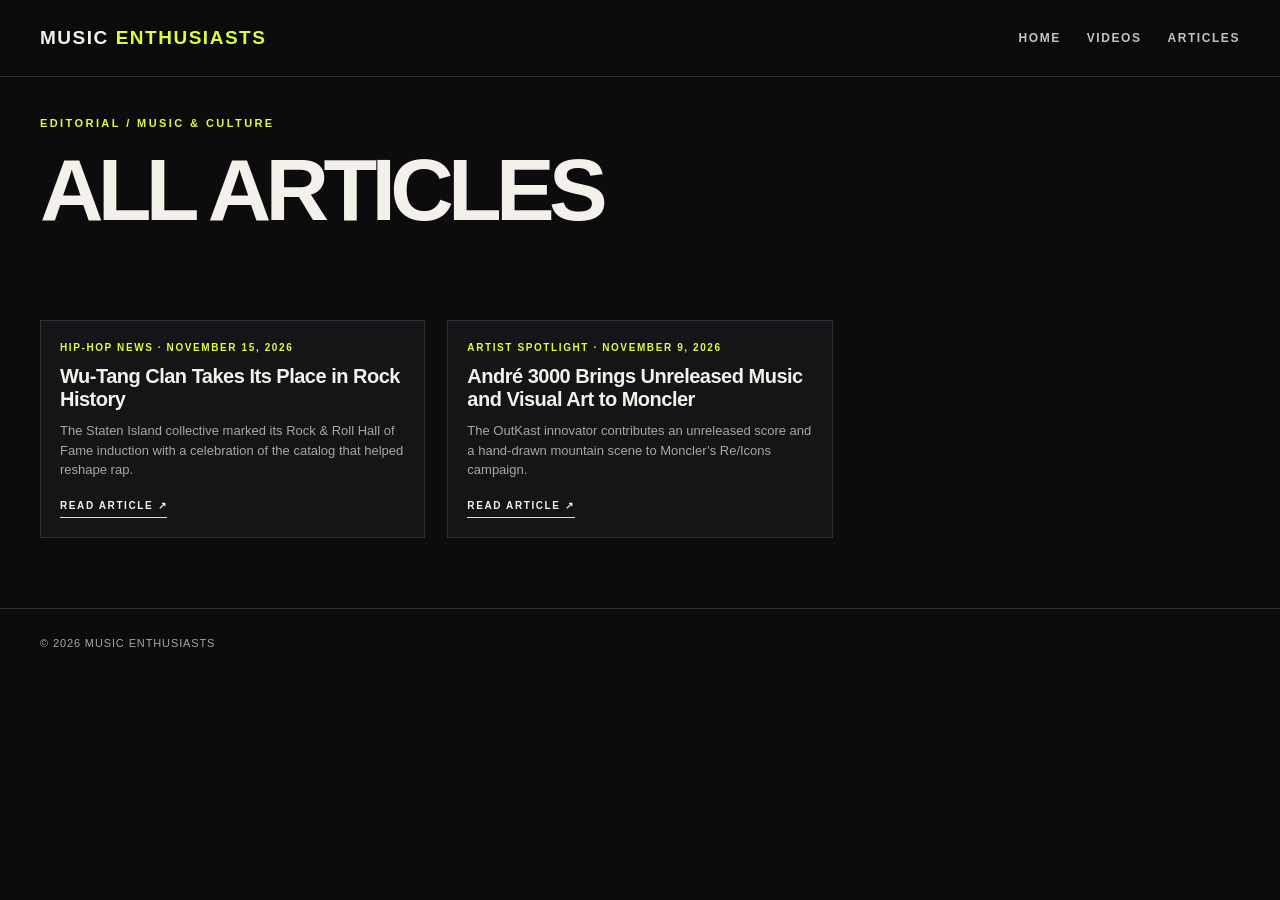
<file: all-articles.html>
<!doctype html><html lang="en"><head><meta charset="utf-8"><meta name="viewport" content="width=device-width,initial-scale=1"><title>All Articles — Music Enthusiasts</title><link rel="stylesheet" href="assets/style.css"></head><body><header><div class="wrap nav"><a class="brand" href="index.html">MUSIC <span>ENTHUSIASTS</span></a><nav><a href="index.html">Home</a><a href="all-videos.html">Videos</a><a href="all-articles.html">Articles</a></nav></div></header><main class="wrap"><section class="video-hero"><div class="kicker">Editorial / Music & culture</div><h1>All articles</h1></section><section class="section"><div class="grid"><article class="card"><div class="card-body"><div class="tag">Hip-Hop News · November 15, 2026</div><h3><a href="articles/wu-tang-rock-hall-2026.html">Wu-Tang Clan Takes Its Place in Rock History</a></h3><p>The Staten Island collective marked its Rock &amp; Roll Hall of Fame induction with a celebration of the catalog that helped reshape rap.</p><a class="card-link" href="articles/wu-tang-rock-hall-2026.html">Read article ↗</a></div></article><article class="card"><div class="card-body"><div class="tag">Artist Spotlight · November 9, 2026</div><h3><a href="articles/andre-3000-moncler-mountain-vision.html">André 3000 Brings Unreleased Music and Visual Art to Moncler</a></h3><p>The OutKast innovator contributes an unreleased score and a hand-drawn mountain scene to Moncler’s Re/Icons campaign.</p><a class="card-link" href="articles/andre-3000-moncler-mountain-vision.html">Read article ↗</a></div></article></div></section></main><footer><div class="wrap">© 2026 Music Enthusiasts</div></footer></body></html>
</file>
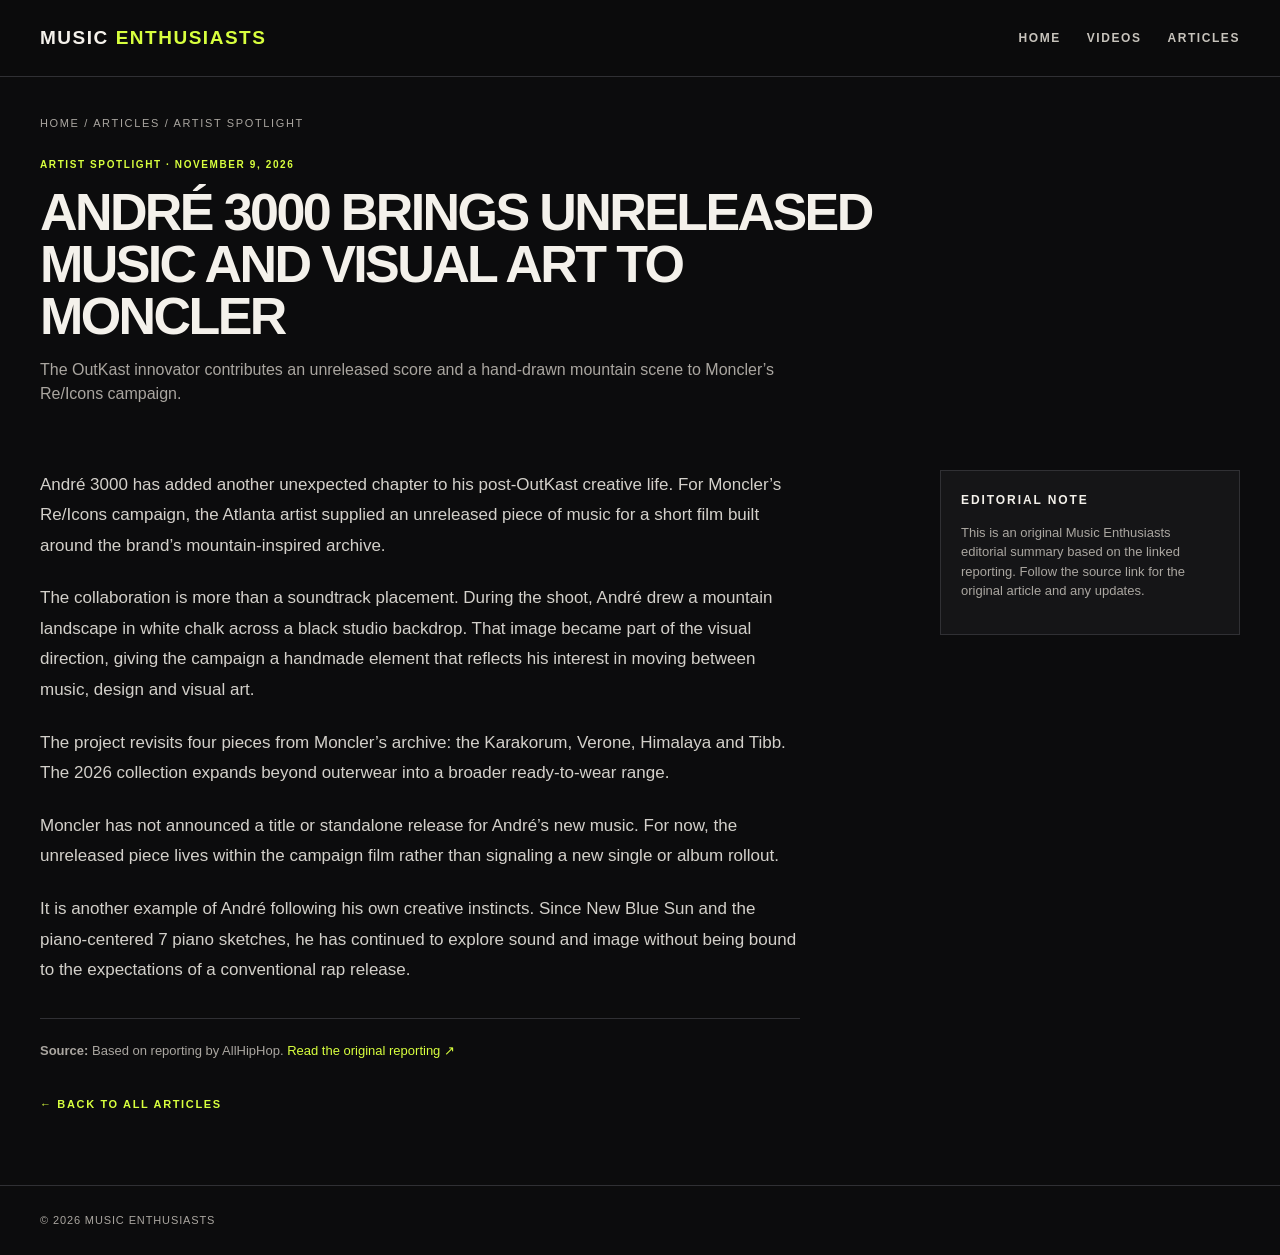
<file: articles/andre-3000-moncler-mountain-vision.html>
<!doctype html><html lang="en"><head><meta charset="utf-8"><meta name="viewport" content="width=device-width,initial-scale=1"><meta name="description" content="The OutKast innovator contributes an unreleased score and a hand-drawn mountain scene to Moncler’s Re/Icons campaign."><title>André 3000 Brings Unreleased Music and Visual Art to Moncler — Music Enthusiasts</title><link rel="stylesheet" href="../assets/style.css"></head><body><header><div class="wrap nav"><a class="brand" href="../index.html">MUSIC <span>ENTHUSIASTS</span></a><nav><a href="../index.html">Home</a><a href="../all-videos.html">Videos</a><a href="../all-articles.html">Articles</a></nav></div></header><main class="wrap"><section class="video-hero"><div class="crumb"><a href="../index.html">Home</a> / <a href="../all-articles.html">Articles</a> / Artist Spotlight</div><div class="tag">Artist Spotlight · November 9, 2026</div><h1 class="video-title">André 3000 Brings Unreleased Music and Visual Art to Moncler</h1><p class="video-desc">The OutKast innovator contributes an unreleased score and a hand-drawn mountain scene to Moncler’s Re/Icons campaign.</p></section><section class="video-layout"><article class="article-body"><p>André 3000 has added another unexpected chapter to his post-OutKast creative life. For Moncler’s Re/Icons campaign, the Atlanta artist supplied an unreleased piece of music for a short film built around the brand’s mountain-inspired archive.</p><p>The collaboration is more than a soundtrack placement. During the shoot, André drew a mountain landscape in white chalk across a black studio backdrop. That image became part of the visual direction, giving the campaign a handmade element that reflects his interest in moving between music, design and visual art.</p><p>The project revisits four pieces from Moncler’s archive: the Karakorum, Verone, Himalaya and Tibb. The 2026 collection expands beyond outerwear into a broader ready-to-wear range.</p><p>Moncler has not announced a title or standalone release for André’s new music. For now, the unreleased piece lives within the campaign film rather than signaling a new single or album rollout.</p><p>It is another example of André following his own creative instincts. Since New Blue Sun and the piano-centered 7 piano sketches, he has continued to explore sound and image without being bound to the expectations of a conventional rap release.</p><p class="source-credit"><strong>Source:</strong> Based on reporting by AllHipHop. <a href="https://allhiphop.com/news/andre-3000-new-music-moncler-mountain-vision/" target="_blank" rel="noopener">Read the original reporting ↗</a></p><a class="back" href="../all-articles.html">← Back to all articles</a></article><aside class="sidebox"><h3>Editorial note</h3><p>This is an original Music Enthusiasts editorial summary based on the linked reporting. Follow the source link for the original article and any updates.</p></aside></section></main><footer><div class="wrap">© 2026 Music Enthusiasts</div></footer></body></html>
</file>
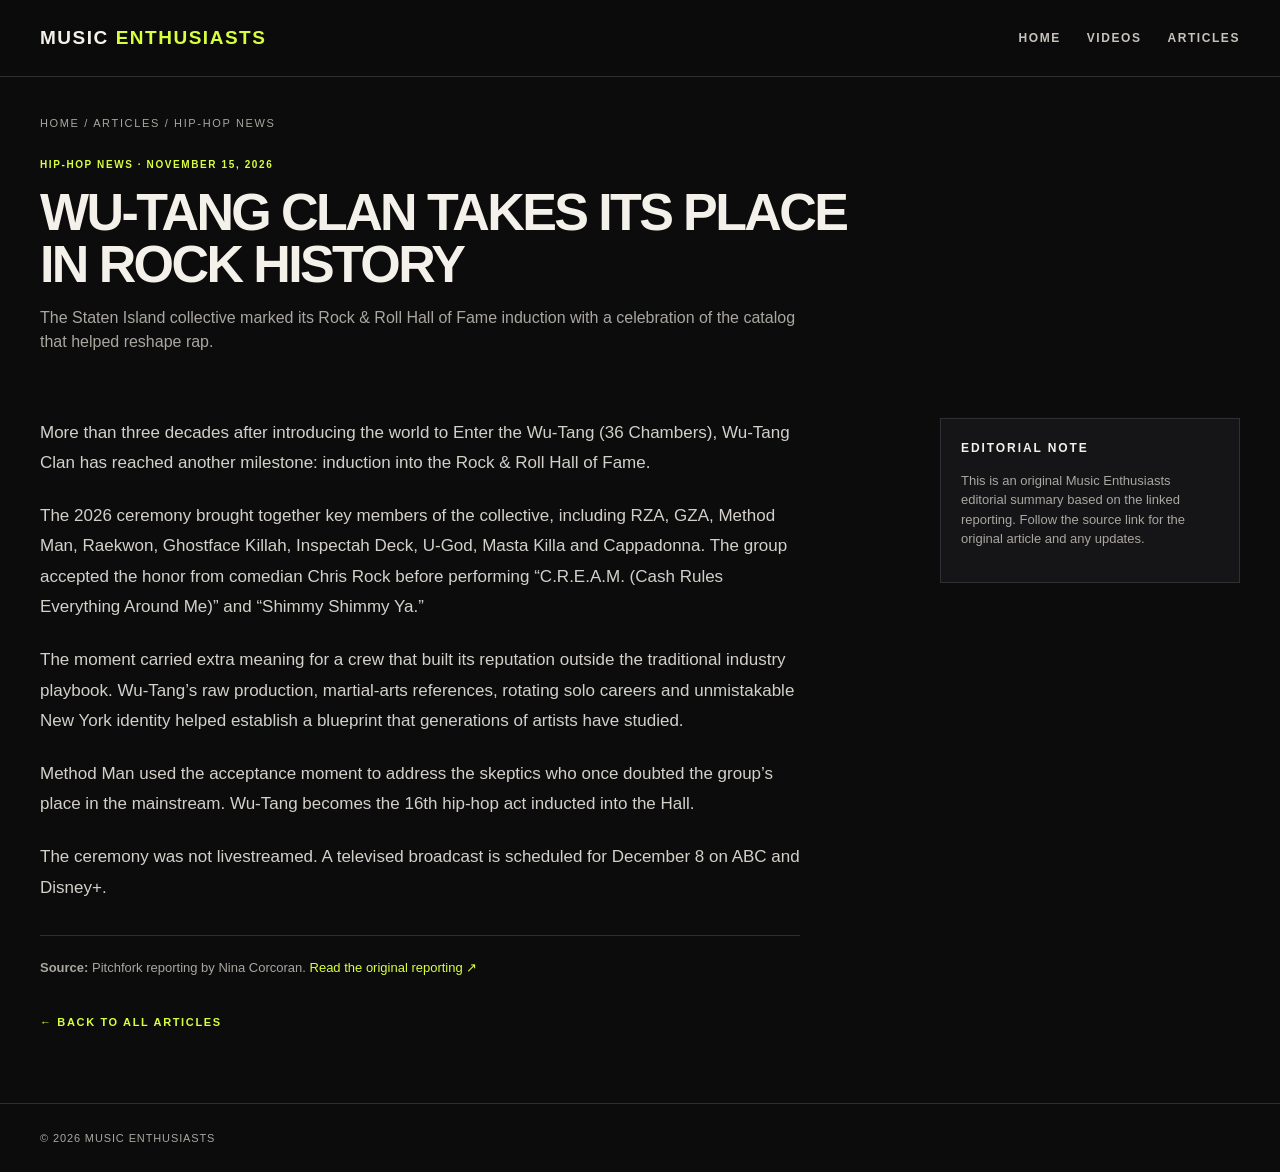
<file: articles/wu-tang-rock-hall-2026.html>
<!doctype html><html lang="en"><head><meta charset="utf-8"><meta name="viewport" content="width=device-width,initial-scale=1"><meta name="description" content="The Staten Island collective marked its Rock &amp; Roll Hall of Fame induction with a celebration of the catalog that helped reshape rap."><title>Wu-Tang Clan Takes Its Place in Rock History — Music Enthusiasts</title><link rel="stylesheet" href="../assets/style.css"></head><body><header><div class="wrap nav"><a class="brand" href="../index.html">MUSIC <span>ENTHUSIASTS</span></a><nav><a href="../index.html">Home</a><a href="../all-videos.html">Videos</a><a href="../all-articles.html">Articles</a></nav></div></header><main class="wrap"><section class="video-hero"><div class="crumb"><a href="../index.html">Home</a> / <a href="../all-articles.html">Articles</a> / Hip-Hop News</div><div class="tag">Hip-Hop News · November 15, 2026</div><h1 class="video-title">Wu-Tang Clan Takes Its Place in Rock History</h1><p class="video-desc">The Staten Island collective marked its Rock &amp; Roll Hall of Fame induction with a celebration of the catalog that helped reshape rap.</p></section><section class="video-layout"><article class="article-body"><p>More than three decades after introducing the world to Enter the Wu-Tang (36 Chambers), Wu-Tang Clan has reached another milestone: induction into the Rock &amp; Roll Hall of Fame.</p><p>The 2026 ceremony brought together key members of the collective, including RZA, GZA, Method Man, Raekwon, Ghostface Killah, Inspectah Deck, U-God, Masta Killa and Cappadonna. The group accepted the honor from comedian Chris Rock before performing “C.R.E.A.M. (Cash Rules Everything Around Me)” and “Shimmy Shimmy Ya.”</p><p>The moment carried extra meaning for a crew that built its reputation outside the traditional industry playbook. Wu-Tang’s raw production, martial-arts references, rotating solo careers and unmistakable New York identity helped establish a blueprint that generations of artists have studied.</p><p>Method Man used the acceptance moment to address the skeptics who once doubted the group’s place in the mainstream. Wu-Tang becomes the 16th hip-hop act inducted into the Hall.</p><p>The ceremony was not livestreamed. A televised broadcast is scheduled for December 8 on ABC and Disney+.</p><p class="source-credit"><strong>Source:</strong> Pitchfork reporting by Nina Corcoran. <a href="https://pitchfork.com/story/watch-wu-tang-clan-perform-at-the-rock-and-roll-hall-of-fame-2026-induction-ceremony/" target="_blank" rel="noopener">Read the original reporting ↗</a></p><a class="back" href="../all-articles.html">← Back to all articles</a></article><aside class="sidebox"><h3>Editorial note</h3><p>This is an original Music Enthusiasts editorial summary based on the linked reporting. Follow the source link for the original article and any updates.</p></aside></section></main><footer><div class="wrap">© 2026 Music Enthusiasts</div></footer></body></html>
</file>
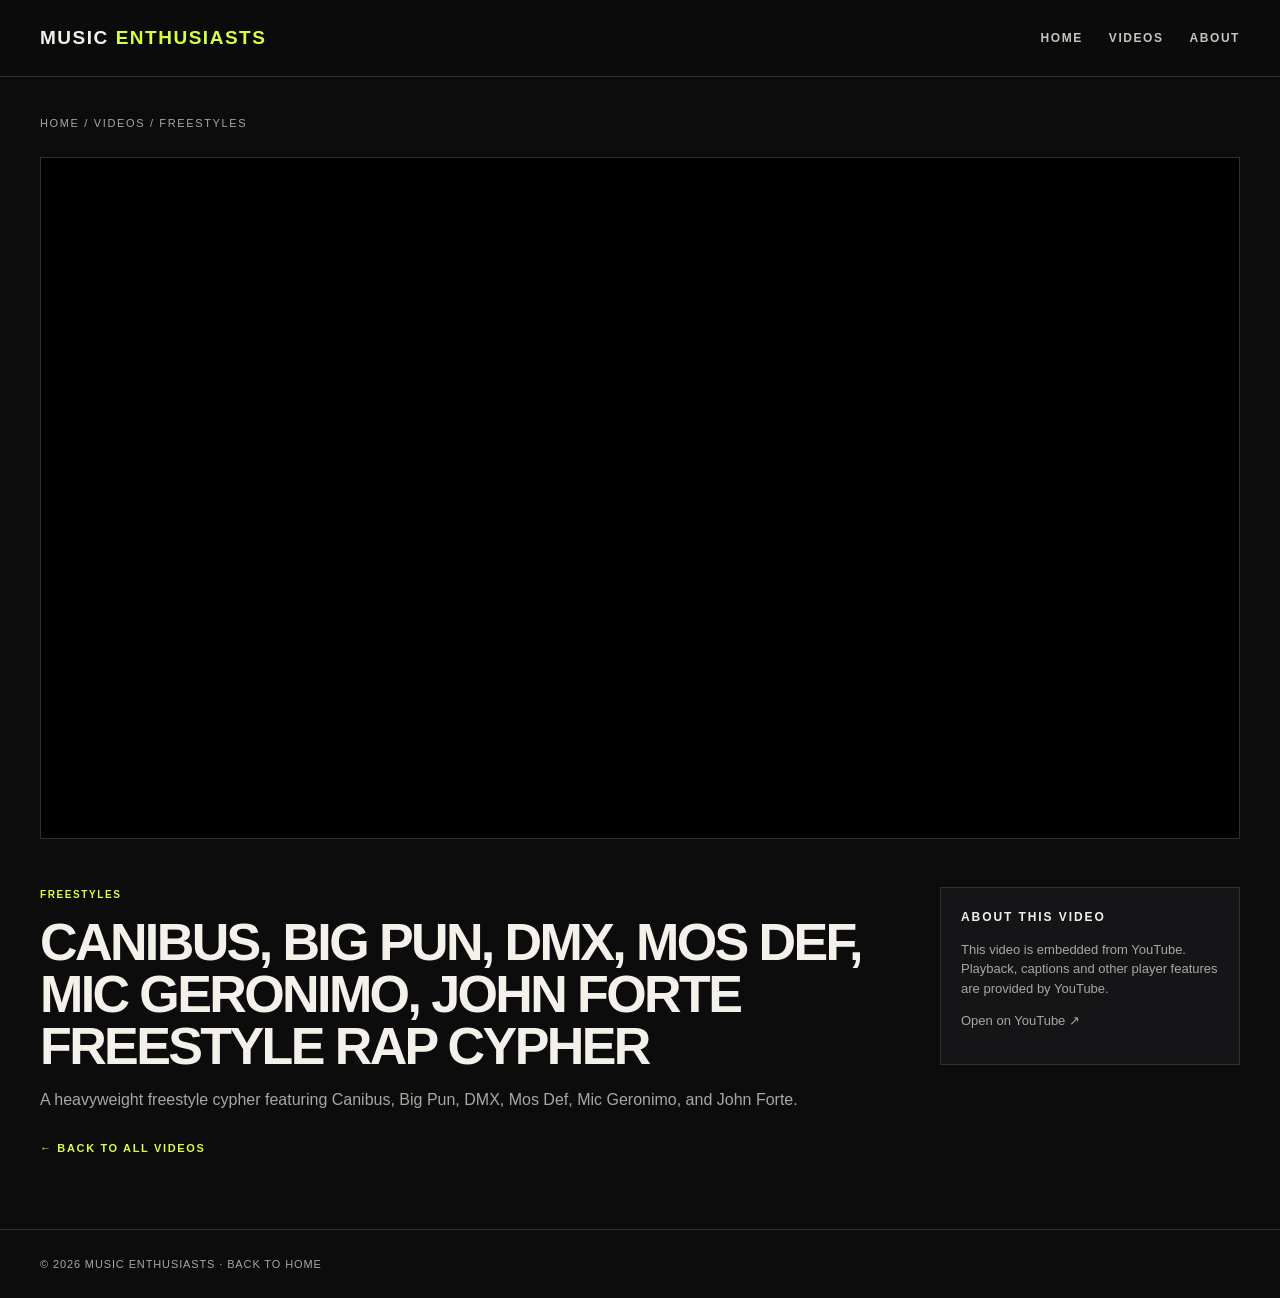
<file: videos/golden-era-rap-freestyle-cypher.html>
<!doctype html>
<html lang="en"><head><meta charset="utf-8"><meta name="viewport" content="width=device-width,initial-scale=1">
<meta name="description" content="A heavyweight freestyle cypher featuring Canibus, Big Pun, DMX, Mos Def, Mic Geronimo, and John Forte.">
<title>Canibus, Big Pun, DMX, Mos Def, Mic Geronimo, John Forte Freestyle Rap Cypher — Music Enthusiasts</title><link rel="stylesheet" href="../assets/style.css"></head>
<body>
<header><div class="wrap nav"><a class="brand" href="../index.html">MUSIC <span>ENTHUSIASTS</span></a>
<nav><a href="../index.html">Home</a><a href="../index.html#videos">Videos</a><a href="../index.html#about">About</a></nav></div></header>
<main class="wrap">
<section class="video-hero"><div class="crumb"><a href="../index.html">Home</a> / <a href="../index.html#videos">Videos</a> / Freestyles</div>
<div class="player"><iframe src="https://www.youtube-nocookie.com/embed/QEB7E1nCV6w" title="Canibus, Big Pun, DMX, Mos Def, Mic Geronimo, John Forte Freestyle Rap Cypher" allow="accelerometer; autoplay; clipboard-write; encrypted-media; gyroscope; picture-in-picture; web-share" referrerpolicy="strict-origin-when-cross-origin" allowfullscreen></iframe></div>
</section>
<section class="video-layout"><article>
<div class="tag">Freestyles</div><h1 class="video-title">Canibus, Big Pun, DMX, Mos Def, Mic Geronimo, John Forte Freestyle Rap Cypher</h1>
<p class="video-desc">A heavyweight freestyle cypher featuring Canibus, Big Pun, DMX, Mos Def, Mic Geronimo, and John Forte.</p>
<a class="back" href="../index.html#videos">← Back to all videos</a>
</article>
<aside class="sidebox"><h3>About this video</h3><p>This video is embedded from YouTube. Playback, captions and other player features are provided by YouTube.</p>
<p><a href="https://www.youtube.com/watch?v=QEB7E1nCV6w" target="_blank" rel="noopener">Open on YouTube ↗</a></p>
</aside></section></main>
<footer><div class="wrap">© 2026 Music Enthusiasts · <a href="../index.html">Back to home</a></div></footer>
</body></html>
</file>
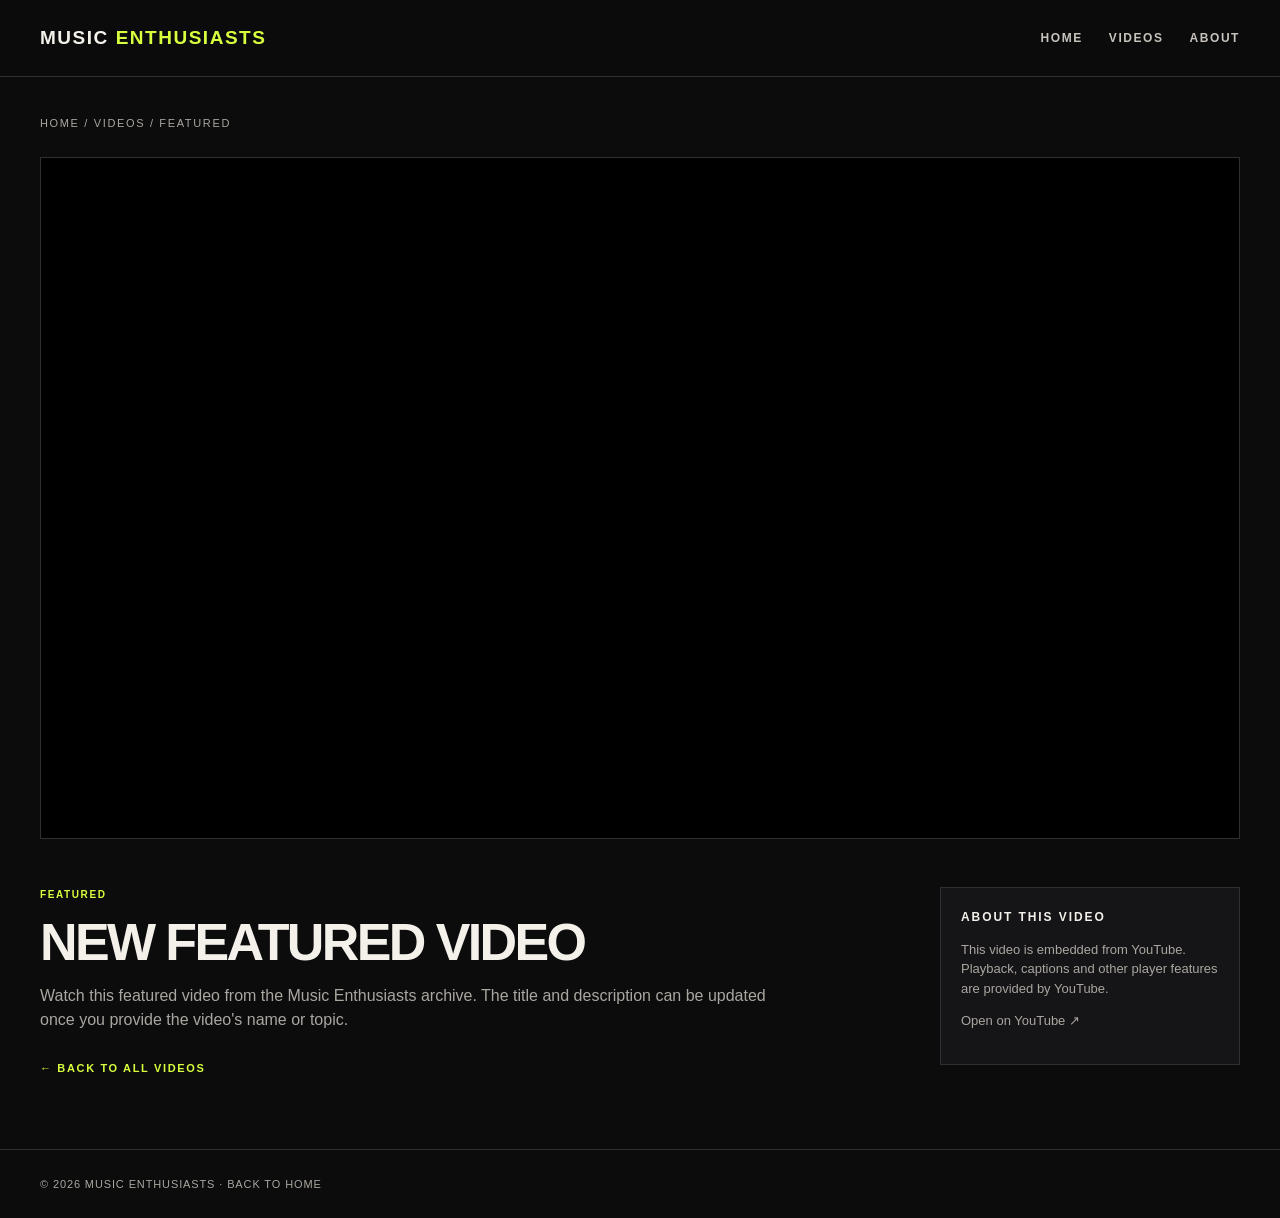
<file: videos/new-featured-video.html>
<!doctype html>
<html lang="en"><head><meta charset="utf-8"><meta name="viewport" content="width=device-width,initial-scale=1">
<meta name="description" content="Watch this featured video from the Music Enthusiasts archive. The title and description can be updated once you provide the video's name or topic.">
<title>New Featured Video — Music Enthusiasts</title><link rel="stylesheet" href="../assets/style.css"></head>
<body>
<header><div class="wrap nav"><a class="brand" href="../index.html">MUSIC <span>ENTHUSIASTS</span></a>
<nav><a href="../index.html">Home</a><a href="../index.html#videos">Videos</a><a href="../index.html#about">About</a></nav></div></header>
<main class="wrap">
<section class="video-hero"><div class="crumb"><a href="../index.html">Home</a> / <a href="../index.html#videos">Videos</a> / Featured</div>
<div class="player"><iframe src="https://www.youtube-nocookie.com/embed/prmQgSpV3fA" title="New Featured Video" allow="accelerometer; autoplay; clipboard-write; encrypted-media; gyroscope; picture-in-picture; web-share" referrerpolicy="strict-origin-when-cross-origin" allowfullscreen></iframe></div>
</section>
<section class="video-layout"><article>
<div class="tag">Featured</div><h1 class="video-title">New Featured Video</h1>
<p class="video-desc">Watch this featured video from the Music Enthusiasts archive. The title and description can be updated once you provide the video's name or topic.</p>
<a class="back" href="../index.html#videos">← Back to all videos</a>
</article>
<aside class="sidebox"><h3>About this video</h3><p>This video is embedded from YouTube. Playback, captions and other player features are provided by YouTube.</p>
<p><a href="https://www.youtube.com/watch?v=prmQgSpV3fA" target="_blank" rel="noopener">Open on YouTube ↗</a></p>
</aside></section></main>
<footer><div class="wrap">© 2026 Music Enthusiasts · <a href="../index.html">Back to home</a></div></footer>
</body></html>
</file>
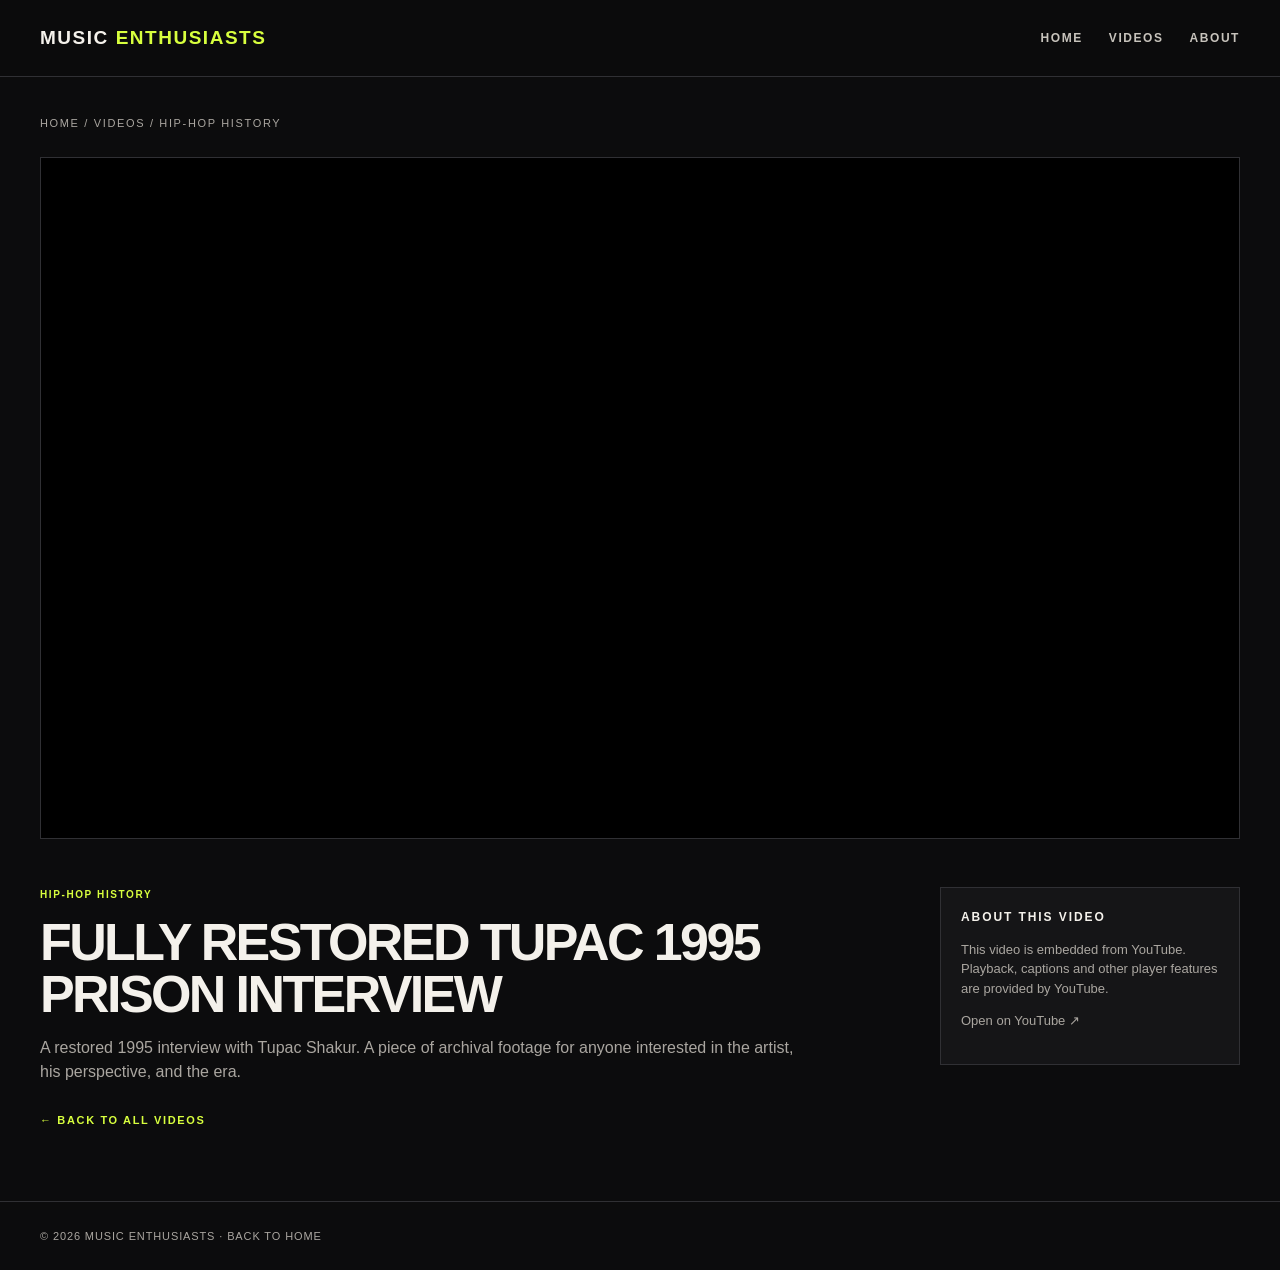
<file: videos/tupac-1995-prison-interview.html>
<!doctype html>
<html lang="en"><head><meta charset="utf-8"><meta name="viewport" content="width=device-width,initial-scale=1">
<meta name="description" content="A restored 1995 interview with Tupac Shakur. A piece of archival footage for anyone interested in the artist, his perspective, and the era.">
<title>Fully Restored TUPAC 1995 Prison Interview — Music Enthusiasts</title><link rel="stylesheet" href="../assets/style.css"></head>
<body>
<header><div class="wrap nav"><a class="brand" href="../index.html">MUSIC <span>ENTHUSIASTS</span></a>
<nav><a href="../index.html">Home</a><a href="../index.html#videos">Videos</a><a href="../index.html#about">About</a></nav></div></header>
<main class="wrap">
<section class="video-hero"><div class="crumb"><a href="../index.html">Home</a> / <a href="../index.html#videos">Videos</a> / Hip-Hop History</div>
<div class="player"><iframe src="https://www.youtube-nocookie.com/embed/MdQbj2Sw3Fk" title="Fully Restored TUPAC 1995 Prison Interview" allow="accelerometer; autoplay; clipboard-write; encrypted-media; gyroscope; picture-in-picture; web-share" referrerpolicy="strict-origin-when-cross-origin" allowfullscreen></iframe></div>
</section>
<section class="video-layout"><article>
<div class="tag">Hip-Hop History</div><h1 class="video-title">Fully Restored TUPAC 1995 Prison Interview</h1>
<p class="video-desc">A restored 1995 interview with Tupac Shakur. A piece of archival footage for anyone interested in the artist, his perspective, and the era.</p>
<a class="back" href="../index.html#videos">← Back to all videos</a>
</article>
<aside class="sidebox"><h3>About this video</h3><p>This video is embedded from YouTube. Playback, captions and other player features are provided by YouTube.</p>
<p><a href="https://www.youtube.com/watch?v=MdQbj2Sw3Fk" target="_blank" rel="noopener">Open on YouTube ↗</a></p>
</aside></section></main>
<footer><div class="wrap">© 2026 Music Enthusiasts · <a href="../index.html">Back to home</a></div></footer>
</body></html>
</file>
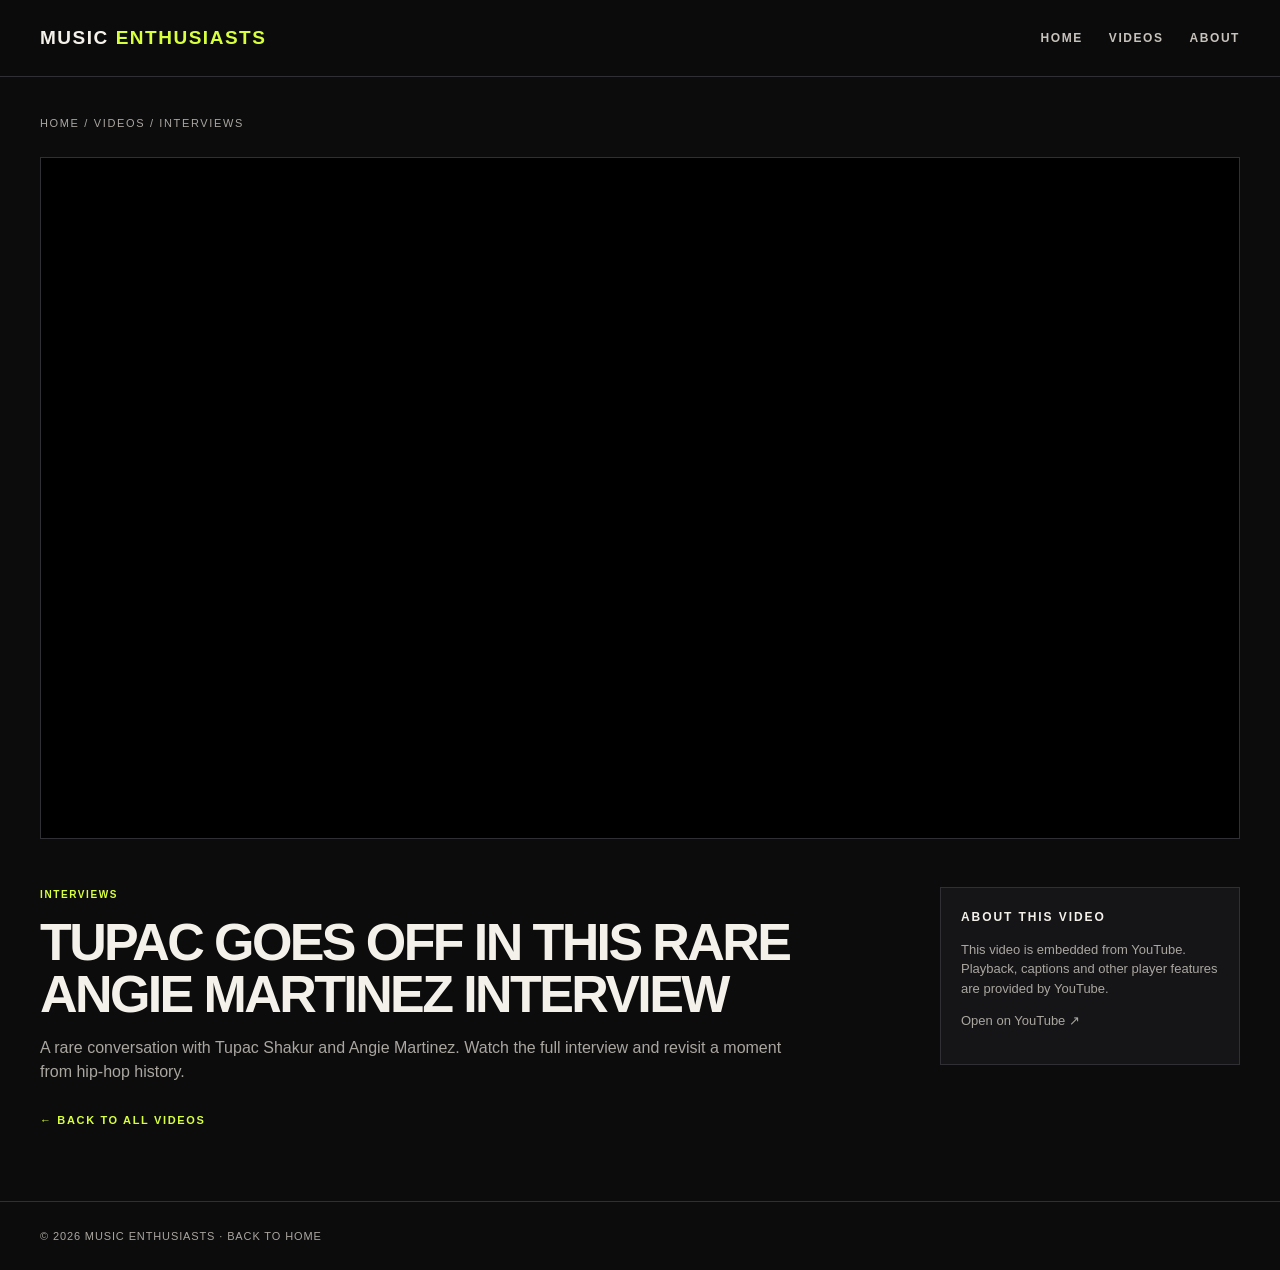
<file: videos/tupac-angie-martinez-interview.html>
<!doctype html>
<html lang="en"><head><meta charset="utf-8"><meta name="viewport" content="width=device-width,initial-scale=1">
<meta name="description" content="A rare conversation with Tupac Shakur and Angie Martinez. Watch the full interview and revisit a moment from hip-hop history.">
<title>Tupac Goes Off in This Rare Angie Martinez Interview — Music Enthusiasts</title><link rel="stylesheet" href="../assets/style.css"></head>
<body>
<header><div class="wrap nav"><a class="brand" href="../index.html">MUSIC <span>ENTHUSIASTS</span></a>
<nav><a href="../index.html">Home</a><a href="../index.html#videos">Videos</a><a href="../index.html#about">About</a></nav></div></header>
<main class="wrap">
<section class="video-hero"><div class="crumb"><a href="../index.html">Home</a> / <a href="../index.html#videos">Videos</a> / Interviews</div>
<div class="player"><iframe src="https://www.youtube-nocookie.com/embed/220GMHgr7C4" title="Tupac Goes Off in This Rare Angie Martinez Interview" allow="accelerometer; autoplay; clipboard-write; encrypted-media; gyroscope; picture-in-picture; web-share" referrerpolicy="strict-origin-when-cross-origin" allowfullscreen></iframe></div>
</section>
<section class="video-layout"><article>
<div class="tag">Interviews</div><h1 class="video-title">Tupac Goes Off in This Rare Angie Martinez Interview</h1>
<p class="video-desc">A rare conversation with Tupac Shakur and Angie Martinez. Watch the full interview and revisit a moment from hip-hop history.</p>
<a class="back" href="../index.html#videos">← Back to all videos</a>
</article>
<aside class="sidebox"><h3>About this video</h3><p>This video is embedded from YouTube. Playback, captions and other player features are provided by YouTube.</p>
<p><a href="https://www.youtube.com/watch?v=220GMHgr7C4" target="_blank" rel="noopener">Open on YouTube ↗</a></p>
</aside></section></main>
<footer><div class="wrap">© 2026 Music Enthusiasts · <a href="../index.html">Back to home</a></div></footer>
</body></html>
</file>
<file: assets/style.css>
:root{--bg:#0c0c0d;--panel:#151517;--panel2:#1d1d20;--ink:#f4f1eb;--muted:#aaa6a0;--line:#303034;--accent:#d8ff3e;--max:1200px}
*{box-sizing:border-box}html{scroll-behavior:smooth}body{margin:0;background:var(--bg);color:var(--ink);font-family:Arial,Helvetica,sans-serif;line-height:1.5}
a{color:inherit;text-decoration:none}a:hover{color:var(--accent)}.wrap{width:min(var(--max),calc(100% - 44px));margin:auto}
header{border-bottom:1px solid var(--line);background:#0c0c0df2;position:sticky;top:0;z-index:10;backdrop-filter:blur(12px)}
.nav{height:76px;display:flex;align-items:center;justify-content:space-between;gap:25px}.brand{font-size:19px;font-weight:900;letter-spacing:.08em;text-transform:uppercase}.brand span{color:var(--accent)}
nav{display:flex;gap:26px;font-size:12px;font-weight:800;letter-spacing:.13em;text-transform:uppercase;color:#c7c3bc}
.hero{padding:76px 0 58px;border-bottom:1px solid var(--line);background:radial-gradient(ellipse at 80% 20%,#252527 0,transparent 45%)}
.kicker{font-size:11px;letter-spacing:.22em;text-transform:uppercase;color:var(--accent);font-weight:800}
h1{font-size:clamp(42px,7vw,88px);line-height:.92;letter-spacing:-.065em;text-transform:uppercase;margin:18px 0 20px;max-width:850px}
.hero p{max-width:620px;color:var(--muted);font-size:17px;margin:0}
.hero-bottom{display:flex;justify-content:space-between;align-items:end;gap:20px;margin-top:38px}
.pill{display:inline-block;border:1px solid #555;padding:9px 13px;font-size:10px;letter-spacing:.16em;text-transform:uppercase;font-weight:800}
.section{padding:48px 0 70px}.section-head{display:flex;justify-content:space-between;align-items:end;gap:20px;margin-bottom:24px}
.section-head h2{font-size:clamp(26px,4vw,42px);letter-spacing:-.045em;text-transform:uppercase;margin:0}
.section-head p{color:var(--muted);font-size:13px;margin:0}
.grid{display:grid;grid-template-columns:repeat(3,minmax(0,1fr));gap:22px}
.card{background:var(--panel);border:1px solid var(--line);transition:transform .2s,border-color .2s;overflow:hidden}
.card:hover{transform:translateY(-4px);border-color:#777}
.thumb{display:block;position:relative;aspect-ratio:16/9;background:#242427;overflow:hidden}
.thumb img{width:100%;height:100%;object-fit:cover;display:block;transition:transform .3s}
.card:hover .thumb img{transform:scale(1.035)}
.play{position:absolute;left:18px;bottom:16px;background:var(--accent);color:#101010;width:42px;height:42px;border-radius:50%;display:grid;place-items:center;font-size:17px}
.card-body{padding:19px}.tag{color:var(--accent);font-size:10px;text-transform:uppercase;letter-spacing:.16em;font-weight:800}
.card h3{font-size:20px;line-height:1.15;letter-spacing:-.025em;margin:10px 0 10px}.card p{color:var(--muted);font-size:13px;margin:0}
.card-link{display:inline-block;margin-top:18px;font-size:10px;letter-spacing:.16em;text-transform:uppercase;font-weight:900;border-bottom:1px solid var(--accent);padding-bottom:4px}
.empty-note{border:1px dashed #454549;padding:28px;color:var(--muted);font-size:14px}
footer{border-top:1px solid var(--line);padding:26px 0;color:var(--muted);font-size:11px;letter-spacing:.08em;text-transform:uppercase}
.video-hero{padding:38px 0 22px}.crumb{font-size:11px;text-transform:uppercase;letter-spacing:.15em;color:var(--muted);margin-bottom:25px}
.player{aspect-ratio:16/9;background:#000;border:1px solid var(--line);width:100%}.player iframe{width:100%;height:100%;border:0}
.video-layout{display:grid;grid-template-columns:minmax(0,1fr) 300px;gap:36px;padding:26px 0 70px}
.video-title{font-size:clamp(30px,5vw,52px);line-height:1;letter-spacing:-.05em;margin:14px 0}
.video-desc{color:var(--muted);max-width:760px}.sidebox{background:var(--panel);border:1px solid var(--line);padding:20px;height:max-content}
.sidebox h3{font-size:12px;text-transform:uppercase;letter-spacing:.16em;margin:0 0 14px}.sidebox p{font-size:13px;color:var(--muted)}
.back{display:inline-block;margin-top:12px;color:var(--accent);font-size:11px;text-transform:uppercase;letter-spacing:.15em;font-weight:800}
@media(max-width:850px){.grid{grid-template-columns:repeat(2,minmax(0,1fr))}.video-layout{grid-template-columns:1fr}.sidebox{max-width:none}}
@media(max-width:600px){.wrap{width:min(100% - 28px,var(--max))}.nav{height:auto;min-height:70px;flex-wrap:wrap;padding:15px 0}nav{width:100%;gap:16px;overflow:auto;padding-bottom:4px}.hero{padding:54px 0 42px}.hero-bottom{align-items:start;flex-direction:column}.grid{grid-template-columns:1fr}.section{padding:36px 0 52px}.section-head{align-items:start;flex-direction:column}.video-layout{padding-top:18px}}

.article-body{max-width:760px}.article-body p{font-size:17px;line-height:1.8;color:#d3d0ca;margin:0 0 22px}.article-body .source-credit{font-size:13px;color:var(--muted);border-top:1px solid var(--line);padding-top:20px;margin-top:32px}.article-body .source-credit a{color:var(--accent)}.video-card[hidden]{display:none}
</file>
